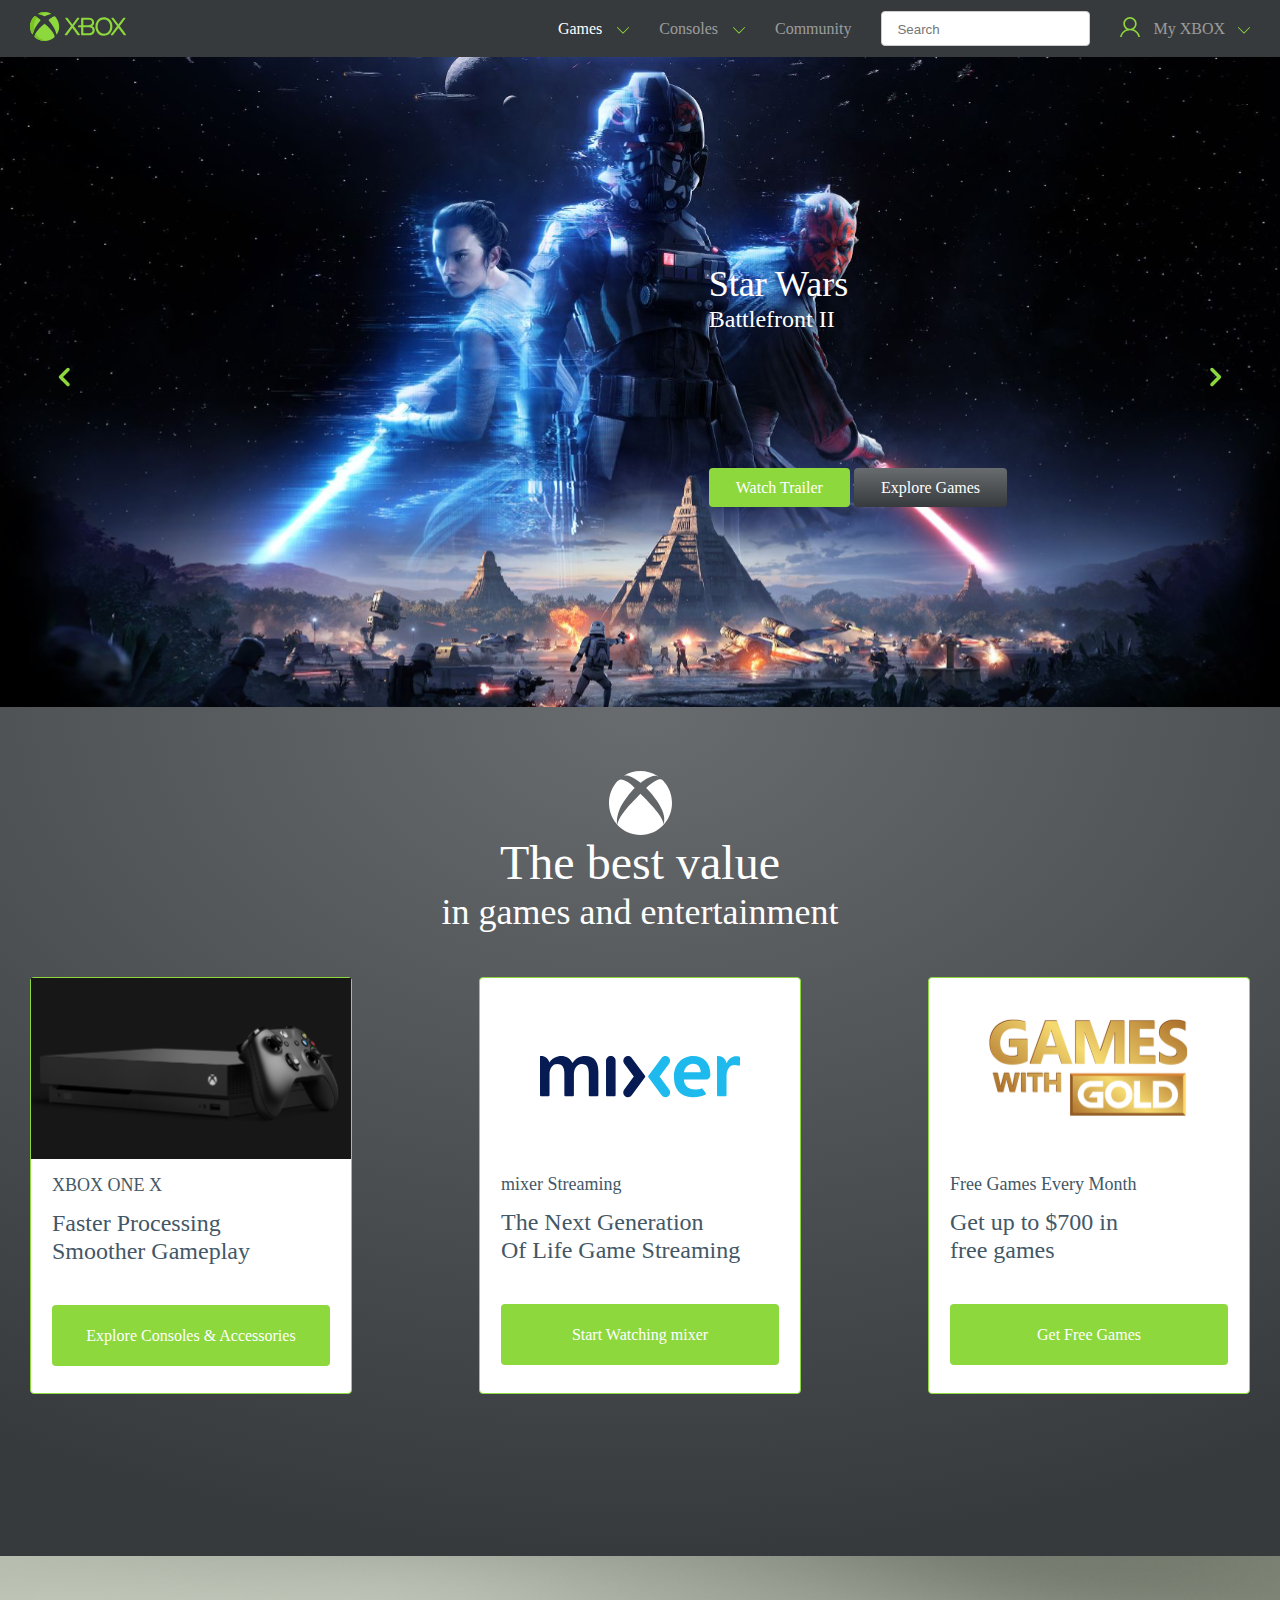
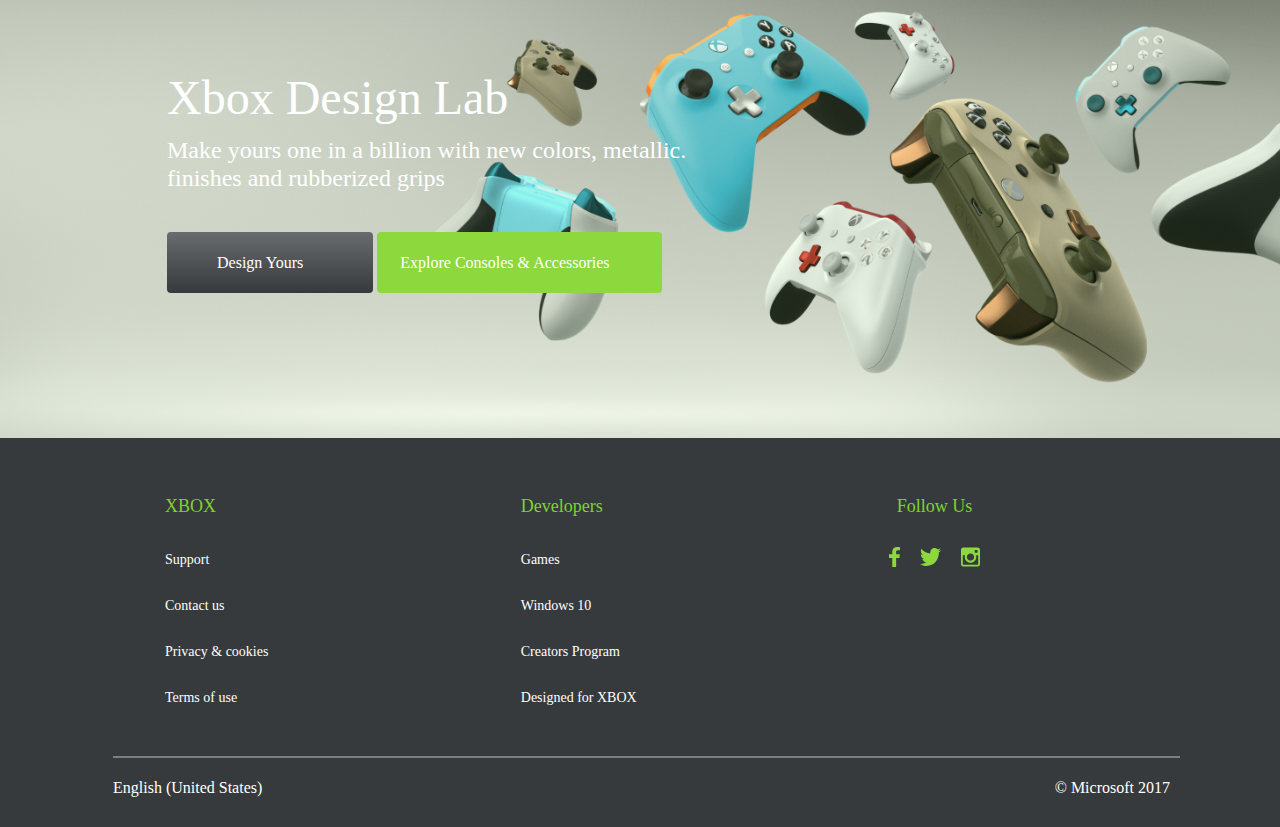
<file: index.html>
<!DOCTYPE html>
<html lang="en">
<head>
    <meta charset="UTF-8">
    <meta http-equiv="X-UA-Compatible" content="IE=edge">
    <meta name="viewport" content="width=device-width, initial-scale=1.0">
    <link rel="stylesheet" href="./assets/css/style.css">
    <title>Document</title>
</head>
<body>
    <header>
        <div class="header">
            <div class="container">
                <div class="wrap">
                    <a href="./assets/pages/registration.html"><img class="header__logo" src="./assets/img/xbox.svg"></img></a>
                    <nav>
                        <div class="header__nav">
                            <div class="nav__items">
                                <a class="nav__item nav__item_enter1"href="">Games</a>
                                <a href=""><img src="./assets/img/down-arrow.svg" alt=""></a>
                            </div>
                            <div class="nav__items">
                                <a class="nav__item"href="">Consoles</a>
                                <a href=""><img src="./assets/img/down-arrow.svg" alt=""></a>
                            </div>
                            <a class="nav__item"href="">Community</a>
                            <input class="header__search"type="text" placeholder="Search">
                            <div class="log__in">
                                <a href="./assets/pages/registration.html"><img src="./assets/img/Shape.svg" alt=""></a>
                                <a href="./assets/pages/registration.html"class="nav__item"> My XBOX</a>
                                <a href="./assets/pages/registration.html"><img src="./assets/img/down-arrow.svg" alt=""></a>
                            </div>
                        </div>
                        <img class="header__burger"src="./assets/img/burger.png" alt="">
                    </nav>
                </div>
            </div>
        </div>
    </header>
    <main>
        <div class="intro">
            <div class="container container_intro">
                <img class="intro__right__block"src="./assets/img/icon-prev.svg" alt="">
                <div class="wrap wrap_enter">
                    <div class="intro__block">
                        <div class="intro__titles">
                            <h1 class="intro__title">Star Wars</h1>
                            <h1 class="intro__title intro__title_enter">Battlefront II</h1>
                        </div>
                        <div class="intro__btns">
                            <button class="intro__btn">Watch Trailer</button>
                            <button class="intro__btn intro__btn_enter">Explore Games</button>
                        </div>
                    </div>
                </div>
                <img class="intro__left__block"src="./assets/img/icon-next.svg" alt="">
            </div>
        </div>
        <div class="home">
            <div class="container container_home">
                <div class="wrap wrap_enter2">
                    <div class="home__titles">
                        <img src="./assets/img/xbox icon.svg" alt="">
                        <div class="intro__title intro__title_enter1">The best value</div>
                        <h1 class="intro__title intro__title_home">in games and entertainment</h1>
                    </div>
                    <div class="home__cards">
                        <div class="card__item">
                            <img class="card__img1"src="./assets/img/xbox-one-x.svg" alt="">
                            <div class="card__taxt">
                                <h1 class="card__title">XBOX ONE X</h1>
                                <p class="card__text">Faster Processing</p>
                                <p class="card__text">Smoother Gameplay</p>
                                <button class="intro__btn intro__btn_enter1">Explore Consoles & Accessories</button>
                            </div>
                        </div>
                        <div class="card__item">
                            <img class="card__img"src="./assets/img/mixer-logo.svg" alt="">
                            <div class="card__taxt">
                                <h1 class="card__title">mixer Streaming</h1>
                                <p class="card__text">The Next Generation</p>
                                <p class="card__text">Of Life Game Streaming</p>
                                <button class="intro__btn intro__btn_enter1">Start Watching mixer</button>
                            </div>
                        </div>
                        <div class="card__item">
                            <img class="card__img"src="./assets/img/1c93fdc8-0f06-4f34-a54c-7ac2a45c58ae.svg" alt="">
                            <div class="card__taxt">
                                <h1 class="card__title">Free Games Every Month</h1>
                                <p class="card__text">Get up to $700 in </p>
                                <p class="card__text"> free games</p>
                                <button class="intro__btn intro__btn_enter1">Get Free Games</button>
                            </div>
                        </div>
                    </div>
                </div>
            </div>
        </div>
        <div class="games">
            <div class="game__img">
                <div class="container container_game">
                    <div class="wrap wrap_enter2">
                        <div class="intro__block">
                            <div class="intro__titles intro__titles_game">
                                <h1 class="intro__title intro__title_game">Xbox Design Lab</h1>
                                <p class="intro__title intro__title_game__sub">Make yours one in a billion with new colors, metallic.</p>
                                <p class="intro__title intro__title_game__sub"> finishes and rubberized grips</p>
                            </div>
                            <div class="intro__btns">
                                <button class="intro__btn intro__btn_game__black">Design Yours</button>
                                <button class="intro__btn intro__btn_game">Explore Consoles & Accessories</button>
                            </div>
                        </div>
                    </div>
                </div>
            </div>
        </div>
        <div class="description">
            <div class="container container_disc">
                <div class="wrap wrap_disc">
                    <div class="description__menu">
                        <h1 class="disc__menu__title"href="">XBOX</h1>
                        <a class="disc__menu__text"href="">Support</a>
                        <a class="disc__menu__text"href="">Contact us</a>
                        <a class="disc__menu__text"href="">Privacy & cookies</a>
                        <a class="disc__menu__text disc__menu__text_enter"href="">Terms of use</a>
                    </div>
                    <div class="description__menu">
                        <h1 class="disc__menu__title"href="">Developers</h1>
                        <a class="disc__menu__text"href="">Games</a>
                        <a class="disc__menu__text"href="">Windows 10</a>
                        <a class="disc__menu__text"href="">Creators Program</a>
                        <a class="disc__menu__text disc__menu__text_enter"href="">Designed for XBOX</a>
                    </div>
                    <div class="disc__soc">
                        <h1 class="disc__menu__title disc__menu__title_enter">Follow Us</h1>
                        <div class="disc__icons">
                            <img src="./assets/img/Faacebook.svg" alt="">
                            <img src="./assets/img/Twitter.svg" alt="">
                            <img src="./assets/img/Instagram.svg" alt="">
                        </div>
                    </div>
                </div>
            </div>
        </div>
    </main>
    <footer>
        <div class="footer">
            <div class="container container_footer">
                <div class="border"></div>
                <div class="wrap wrap_footer">
                    <p class="footer__text">English (United States)</p>
                    <p class="footer__text">© Microsoft 2017</p>
                </div>
            </div>
        </div>
    </footer>
</body>
</html>
</file>
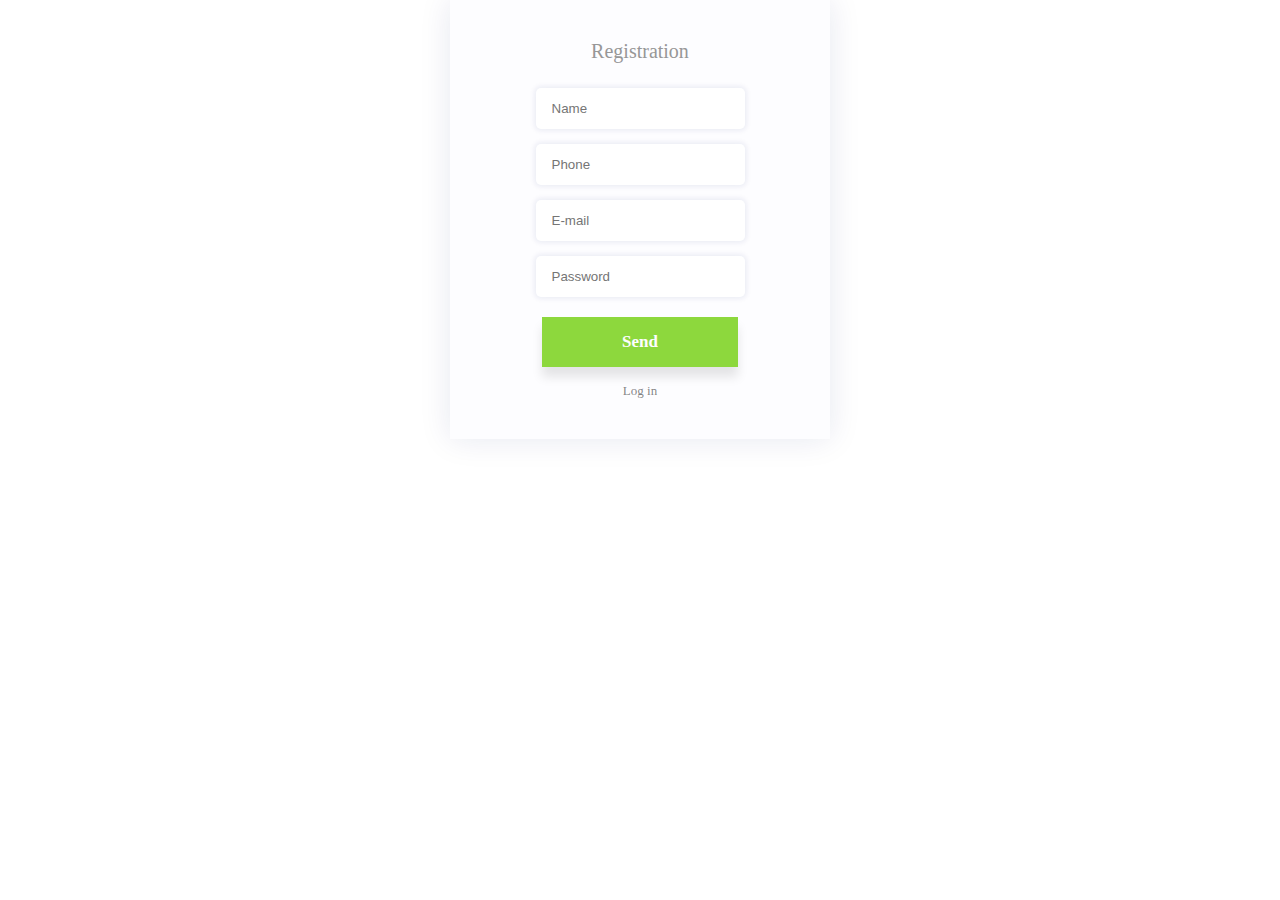
<file: assets/pages/registration.html>
<!DOCTYPE html>
<html lang="en">
<head>
    <meta charset="UTF-8">
    <meta http-equiv="X-UA-Compatible" content="IE=edge">
    <meta name="viewport" content="width=device-width, initial-scale=1.0">
    <link rel="stylesheet" href="../css/style.css">
    <title>Document</title>
</head>
<body>
    <div class="registration">
        <header>
            <div class="reg__header">
                <div class="reg__header__title">Registration</div>
            </div>
        </header>
        <main>
            <div class="reg__main">
                <div class="registration__form">
                    <input class="form__item"type="name" placeholder="Name">
                    <input class="form__item"type="call" placeholder="Phone">
                    <input class="form__item"type="email" placeholder="E-mail">
                    <input class="form__item"type="password" placeholder="Password">
                </div>
                <button class="reg__btn">Send</button>
                <a class="reg__log"href="">Log in</a>
            </div>
        </main>
    </div>
</body>
</html>
</file>
<file: assets/css/style.css>
* {
    margin: 0;
    padding: 0;
    text-decoration: none;
}

@font-face {
    font-family: "Robeto";
    src: url("../fonts/");
}

@font-face {
    font-family: "Robeto-bold";
    src: url("../fonts/Roboto-Bold.ttf");
}

/* header */

.header {
    background-color: #373A3C;
}

.container {
    margin: 0 auto;
    max-width: 1440px;
    padding: 11px 163px;
}

.wrap {
    justify-content: space-between;
    align-items: center;
    display: flex;
}

.header__nav {
    gap: 30px;
    align-items: center;
    display: flex;
}

.nav__items {
    align-items: center;
    display: flex;
    gap: 15px;
}

.nav__item {
    font-family: 'Roboto';
    font-size: 16px;
    color: rgba(255, 255, 255, 0.5);
}

.nav__item_enter1 {
    color: #FFFFFF;
}

.header__search {
    padding: 10px 15px 8px;
    background: #FFFFFF;
    border: 1px solid #CCCCCC;
    border-radius: 4px;
}

.log__in {
    gap: 13px;
    align-items: center;
    display: flex;
}

.header__burger {
    display: none;
}

/* header adaptive */
@media (max-width: 1280px) {
    .container {
        padding-right: 30px;
        padding-left: 30px;
    }
}

@media (max-width: 850px) {
    .header__nav {
        display: none;
    }
    .header__burger {
        display: block;
    }
}

/* intro */

.intro {
    background: url(../img/Star-Wars-Battlefront-II-combat.svg) no-repeat center center/cover ;
    margin: auto;
    position: relative;
}

.container_intro {
    padding: 206px 273px 200px 206px;
}

.intro__right__block {
    top: 310px;
    left: 58px;
    position: absolute;
}

.intro__left__block {
    top: 310px;
    right: 58px;
    position: absolute;
}

.wrap_enter {
    align-items: end;
    flex-direction: column;
}

.intro__titles {
    margin-bottom: 135px;
}

.intro__title {
    font-family: 'Roboto';
    font-weight: 400;
    font-size: 36px;
    line-height: 42px;

    color: #FFFFFF;
}

.intro__title_enter {
    font-size: 24px;
    line-height: 28px;
}

.intro__btns {
    gap: 13px;
}

.intro__btn {
    border: none;
    font-family: 'Roboto';
    padding: 9px 27px;
    font-weight: 400;
    font-size: 16px;
    line-height: 21px;
    color: #FFFFFF;
    background: #8DD83D;
    border-radius: 4px;
}

.intro__btn_enter {
    background: linear-gradient(180deg, #686C6F 0%, #373A3C 100%);
    border-radius: 4px;
}

/* intro adaptive */
@media (max-width: 850px) {
    .container_intro {
        padding-right: 70px;
        padding-left: 70px;
    }
}

@media (max-width: 530px) {
    .intro__btns {
        flex-direction: column;
    }
    .intro__btn {
        margin-bottom: 20px;
    }
    .intro__btns {
        display: flex;
        align-items: center;
    }
}

/* home */

.home {
    background: radial-gradient(100% 100% at 50% 0%, #686C6F 0%, #373A3C 100%);
}

.container_home {
    padding: 64px 160px 162px;
}

.wrap_enter2 {
    align-items: unset;
    flex-direction: column;
}

.home__titles {
    display: flex;
    flex-direction: column;
    align-items: center;
    margin-bottom: 44px;
}

.intro__title_enter1 {
    font-size: 48px;
    line-height: 56px;
}

.home__cards {
    display: flex;
    justify-content: space-between;
}

.card__img1 {
    width: 320px;
}

.card__img {
    align-self: center;
    width: 200px;
    height: 180px;
}

.card__taxt {
    display: flex;
    flex-direction: column;
    padding: 16px 21px 27px;
}

.card__item {
    display: flex;
    width: 320px;
    flex-direction: column;
    background: #FFFFFF;
    border: 1px solid #8DD83D;
    border-radius: 4px;
}

.card__title {
    margin-bottom: 13px;
    font-family: 'Roboto';
    font-weight: 400;
    font-size: 18px;
    line-height: 21px;
    color: #435766;
}

.card__text {
    font-family: 'Roboto';
    font-weight: 400;
    font-size: 24px;
    line-height: 28px;
    color: #435766;
}

.intro__btn_enter1 {
    padding: 20px 34px;
    font-size: 16px;
    line-height: 21px;
    margin-top: 40px;
}

.wrap_enter2 {
    justify-content: start;
}

/* home adaptive  */

@media (max-width: 1280px) {
    .container_home {
        padding-left: 30px;
        padding-right: 30px;
    }
}

@media (max-width: 1024px) {
    .home__cards {
        flex-direction: column;
        align-items: center;
    }
    .card__item {
        margin-bottom: 20px;
    }
}

@media (max-width: 500px) { 
    .intro__title_enter1 {
        font-size: 36px;
    }
    .intro__title_home {
        text-align: center;
    }
}

/* games */

.games {
    margin: auto;
    background: url(../img/Rectangle.svg) no-repeat center center / cover;
}

.game__img {
    margin: 0 auto;
    z-index: 10;
    background: radial-gradient(100% 100% at 50% 0%, rgba(193, 255, 127, 0.1) 0%, rgba(141, 216, 61, 0.1) 100%);
}

.container_game {
    padding: 114px 167px 145px;
}

.intro__titles_game {
    margin-bottom: 40px;
}

.intro__title_game {
    font-size: 48px;
    line-height: 56px;
    margin-bottom: 10px;
}

.intro__title_game__sub {
    font-size: 24px;
    line-height: 28px;
}

.intro__btn_game__black {
    font-weight: 400;
    font-size: 16px;
    background: linear-gradient(180deg, #686C6F 0%, #373A3C 100%);
    padding: 20px 70px 20px 50px;
}

.intro__btn_game {
    font-size: 16px;
    padding: 20px 52px 20px 23px;
}

/* game adaptive */
@media (max-width: 850px) {
    .container_game {
        padding-right: 30px;
        padding-left: 30px;
    }
}
@media (max-width: 850px) {
    .intro__btn_game {
        padding: none;
    }
}


/*  description */


.description {
    background-color: #373A3C;
}

.container_disc {
    padding: 58px 300px 50px 165px;
}   

.description__menu {
    display: flex;
    flex-direction: column;
}

.wrap_disc {
    align-items: flex-start;
    justify-content: space-between;
}

.disc__menu__title {
    font-family: 'Roboto';
    font-weight: 400;
    font-size: 18px;
    line-height: 21px;
    color: #7DD42F;
    margin-bottom: 35px;
}

.disc__menu__text {
    font-family: 'Roboto';
    font-weight: 400;
    font-size: 14px;
    line-height: 16px;
    color: #FFFFFF;
    margin-bottom: 30px;
}

.disc__menu__text_enter {
    margin-bottom: 0px;
}

.disc__icons {
    display: flex;
    gap: 20px;
}

.disc__menu__title_enter {
    text-align: center;
    margin-bottom: 30px;
}

/* description adaptive */
@media (max-width: 850px) {
    .container_disc {
        padding-right: 30px;
        padding-left: 30px;
    }
}

/* footer  */ 

.footer {
    background-color: #373A3C;
}

.container_footer {
    padding: 0px 100px 30px 113px;
}

.wrap_footer {
    margin-right: 10px;
}

.footer__text {
    font-family: 'Roboto';
    font-weight: 400;
    font-size: 16px;
    line-height: 19px;
    color: #FFFFFF;
}

.border {
    mix-blend-mode: normal;
    opacity: 0.35;
    border: 1px solid #FFFFFF;
    margin-bottom: 20px;
}

.registration {
    max-width: 300px;
    margin: 0 auto;
    padding: 40px 40px;
    background: #FDFDFF;
    box-shadow: 0px 0px 30px rgba(0, 29, 108, 0.1);
}

.reg__header__title {
    font-family: 'Roboto';
    font-weight: 500;
    font-size: 20px;
    line-height: 23px;
    text-align: center;
    color: #979797;
}

.reg__header {
    margin-bottom: 25px;
}

.reg__main {
    display: flex;
    flex-direction: column;
    align-items: center;
}
    
.registration__form{
    display: flex;
    flex-direction: column;
    align-items: center;
}

.form__item {
    margin-bottom: 15px;
    padding: 13px 16px;
    border: none;
    background: #FFFFFF;
    box-shadow: 0px 0px 5px 2px rgba(0, 29, 108, 0.07);
    border-radius: 5px;
}

.reg__btn {
    border: none;
    padding: 15px 80px;
    font-family: 'Roboto';
    font-weight: 700;
    font-size: 17px;
    color: #FDFDFF;
    margin-top: 5px;
    background: #8DD83D;
    box-shadow: 0px 10px 10px rgba(0, 0, 0, 0.1);
    margin-bottom: 16px;
}

.reg__log {
    font-family: 'Roboto';
    font-weight: 400;
    font-size: 13px;
    color: rgba(0, 0, 0, 0.5);
}

/* footer adaptive */
@media (max-width: 850px) {
    .container_footer {
        padding-right: 30px;
        padding-left: 30px;
    }
}
</file>
